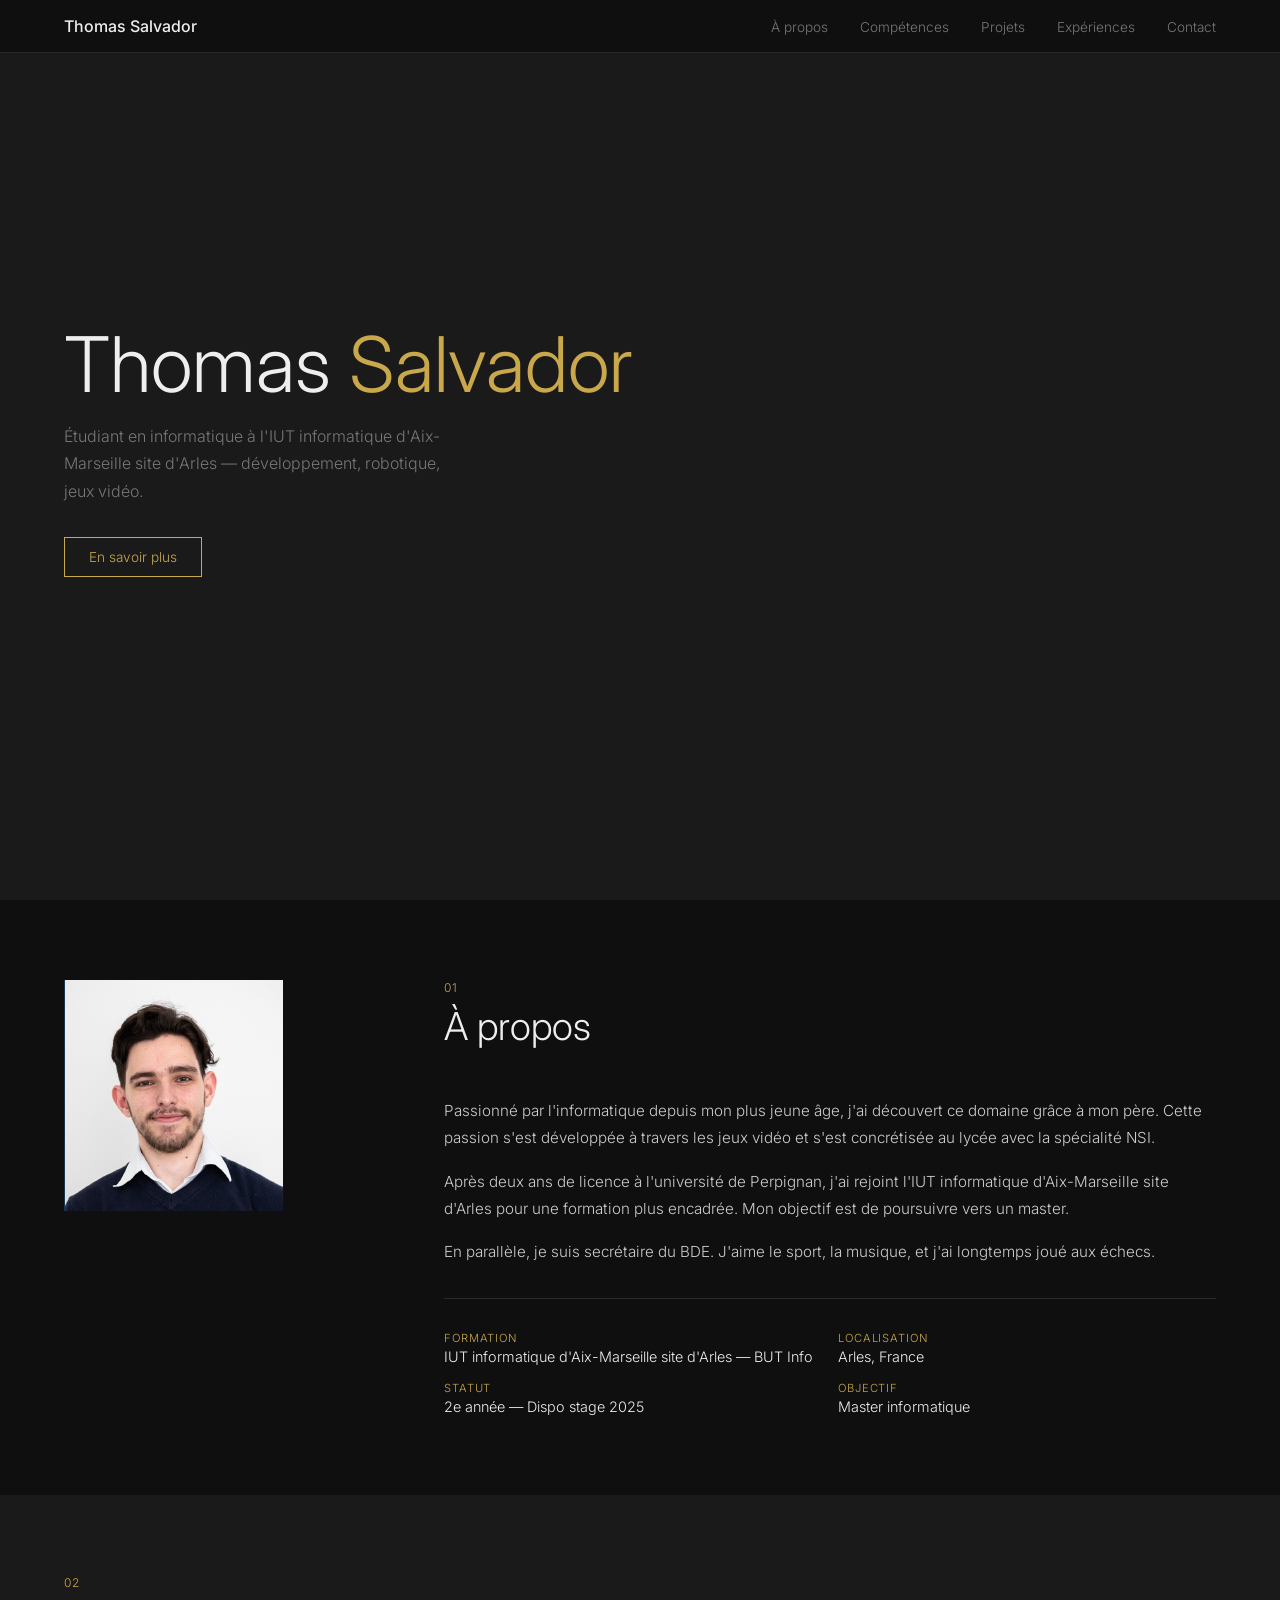
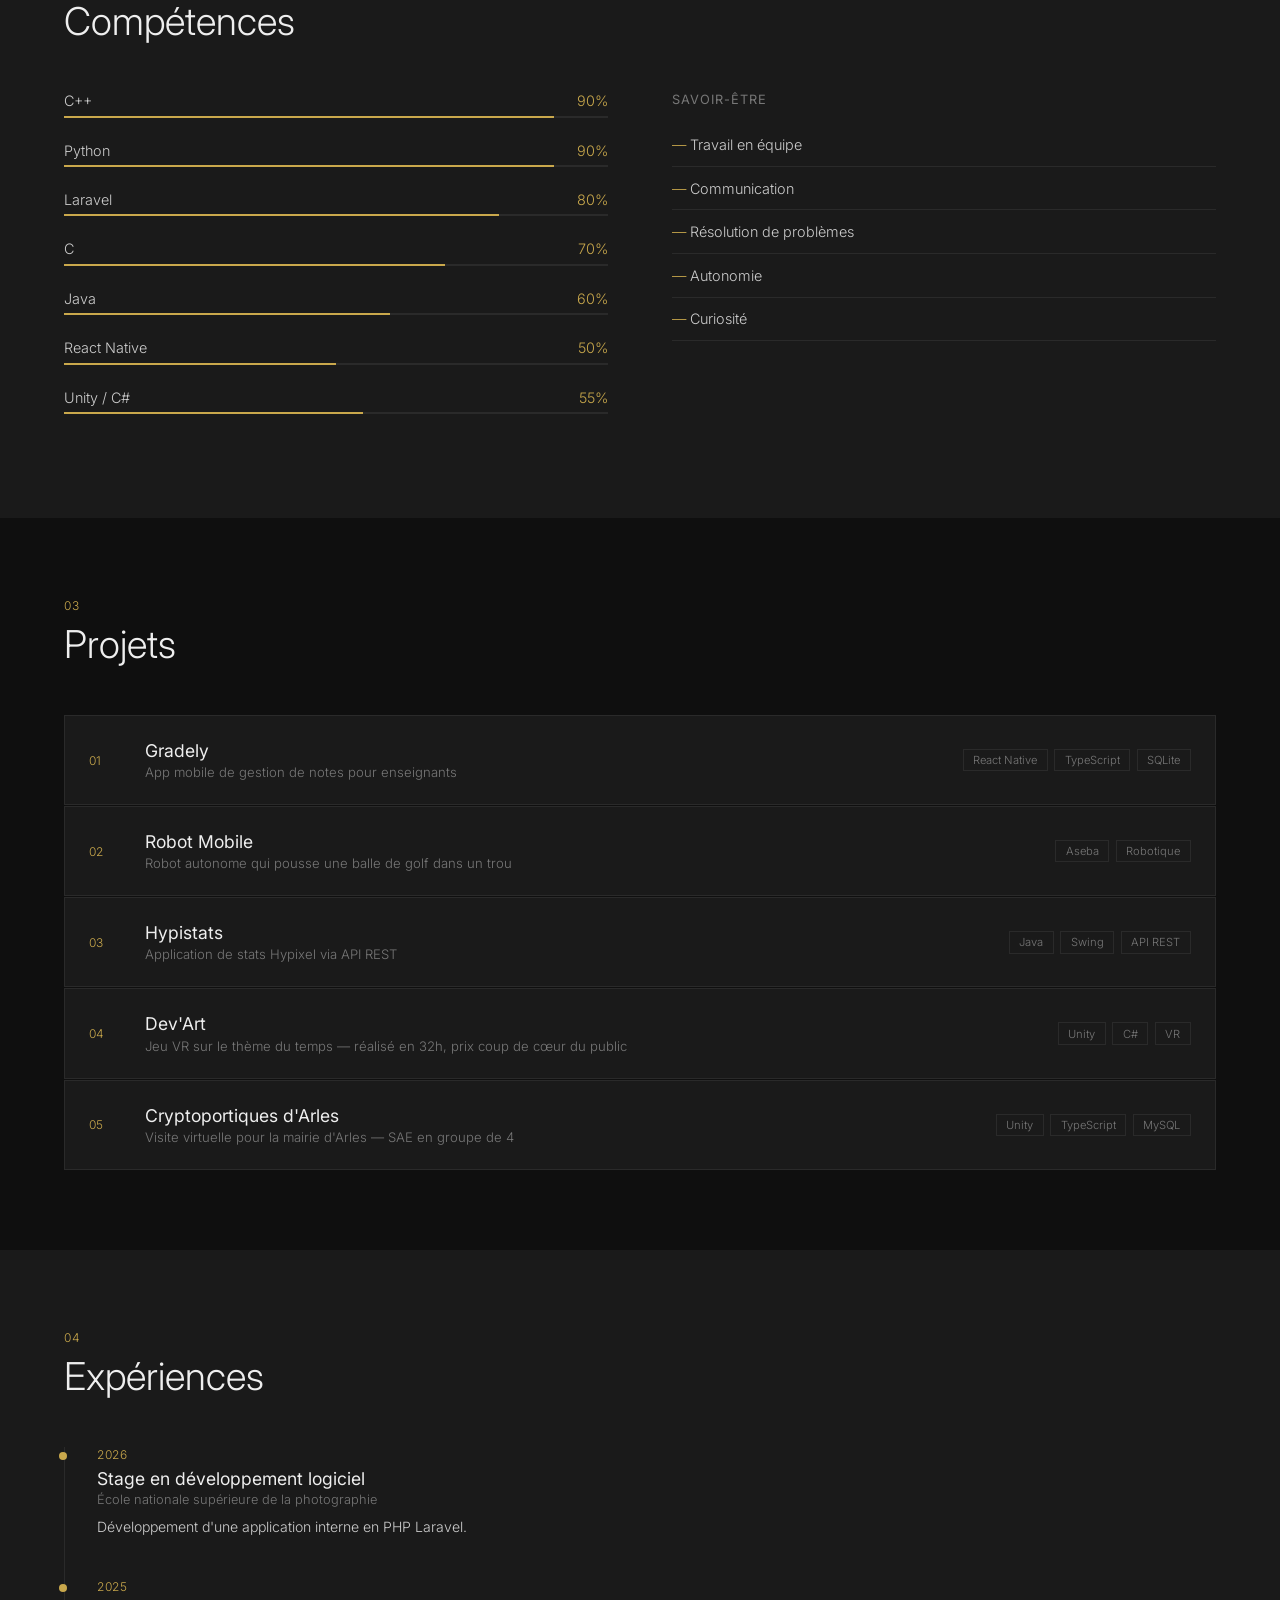
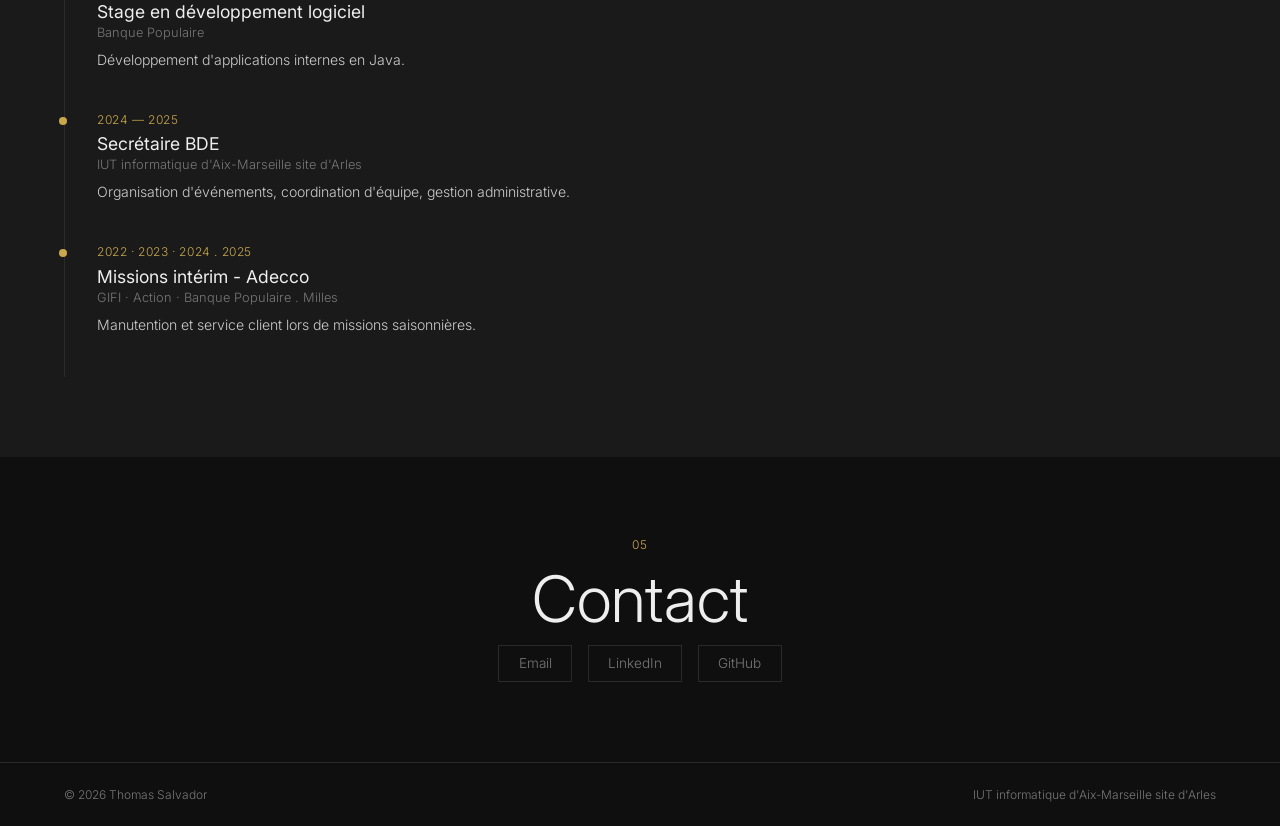
<file: index.html>
<!DOCTYPE html>
<html lang="fr">
<head>
    <meta charset="utf-8">
    <meta name="viewport" content="width=device-width, initial-scale=1.0">
    <title>Thomas Salvador — Portfolio</title>
    <link rel="preconnect" href="https://fonts.googleapis.com">
    <link href="https://fonts.googleapis.com/css2?family=Inter:wght@300;400;500;600&display=swap" rel="stylesheet">
    <link rel="stylesheet" href="index.css">
</head>
<body>

    <nav>
        <a class="nav-logo" href="#accueil">Thomas Salvador</a>
        <ul class="nav-links">
            <li><a href="#presentation">À propos</a></li>
            <li><a href="#competences">Compétences</a></li>
            <li><a href="#projets">Projets</a></li>
            <li><a href="#experiences">Expériences</a></li>
            <li><a href="#contact">Contact</a></li>
        </ul>
    </nav>

    <section class="hero" id="accueil">
        <h1>Thomas <span>Salvador</span></h1>
        <p>Étudiant en informatique à l'IUT informatique d'Aix-Marseille site d'Arles — développement, robotique, jeux vidéo.</p>
        <a class="btn" href="#presentation">En savoir plus</a>
    </section>

    <section id="presentation">
        <div>
            <img src="images/moi.png">
        </div>
        <div class="about-text">
            <div class="section-num">01</div>
            <h2>À propos</h2>
            <p>Passionné par l'informatique depuis mon plus jeune âge, j'ai découvert ce domaine grâce à mon père. Cette passion s'est développée à travers les jeux vidéo et s'est concrétisée au lycée avec la spécialité NSI.</p>
            <p>Après deux ans de licence à l'université de Perpignan, j'ai rejoint l'IUT informatique d'Aix-Marseille site d'Arles pour une formation plus encadrée. Mon objectif est de poursuivre vers un master.</p>
            <p>En parallèle, je suis secrétaire du BDE. J'aime le sport, la musique, et j'ai longtemps joué aux échecs.</p>
            <div class="about-facts">
                <div>
                    <div class="fact-label">Formation</div>
                    <div class="fact-value">IUT informatique d'Aix-Marseille site d'Arles — BUT Info</div>
                </div>
                <div>
                    <div class="fact-label">Localisation</div>
                    <div class="fact-value">Arles, France</div>
                </div>
                <div>
                    <div class="fact-label">Statut</div>
                    <div class="fact-value">2e année — Dispo stage 2025</div>
                </div>
                <div>
                    <div class="fact-label">Objectif</div>
                    <div class="fact-value">Master informatique</div>
                </div>
            </div>
        </div>
    </section>

    <section id="competences">
        <div class="section-num">02</div>
        <h2>Compétences</h2>
        <div class="skills-wrap">
            <div>
                <div class="skill-item">
                    <div class="skill-header"><span>C++</span><span class="skill-pct">90%</span></div>
                    <div class="skill-track"><div class="skill-fill" data-width="90%"></div></div>
                </div>
                <div class="skill-item">
                    <div class="skill-header"><span>Python</span><span class="skill-pct">90%</span></div>
                    <div class="skill-track"><div class="skill-fill" data-width="90%"></div></div>
                </div>
                <div class="skill-item">
                    <div class="skill-header"><span>Laravel</span><span class="skill-pct">80%</span></div>
                    <div class="skill-track"><div class="skill-fill" data-width="80%"></div></div>
                </div>
                <div class="skill-item">
                    <div class="skill-header"><span>C</span><span class="skill-pct">70%</span></div>
                    <div class="skill-track"><div class="skill-fill" data-width="70%"></div></div>
                </div>
                <div class="skill-item">
                    <div class="skill-header"><span>Java</span><span class="skill-pct">60%</span></div>
                    <div class="skill-track"><div class="skill-fill" data-width="60%"></div></div>
                </div>
                <div class="skill-item">
                    <div class="skill-header"><span>React Native</span><span class="skill-pct">50%</span></div>
                    <div class="skill-track"><div class="skill-fill" data-width="50%"></div></div>
                </div>
                <div class="skill-item">
                    <div class="skill-header"><span>Unity / C#</span><span class="skill-pct">55%</span></div>
                    <div class="skill-track"><div class="skill-fill" data-width="55%"></div></div>
                </div>
            </div>
            <div>
                <h3 style="color: var(--gray); font-size: 0.8rem; margin-bottom: 1rem; font-weight: 400; text-transform: uppercase; letter-spacing: 0.08em;">Savoir-être</h3>
                <ul class="soft-list">
                    <li>Travail en équipe</li>
                    <li>Communication</li>
                    <li>Résolution de problèmes</li>
                    <li>Autonomie</li>
                    <li>Curiosité</li>
                </ul>
            </div>
        </div>
    </section>

    <section id="projets">
        <div class="section-num">03</div>
        <h2>Projets</h2>
        <div class="projects-list">
            <a class="project-card" href="gradely.html">
                <span class="project-num">01</span>
                <div>
                    <h3>Gradely</h3>
                    <p>App mobile de gestion de notes pour enseignants</p>
                </div>
                <div class="project-tags">
                    <span class="tag">React Native</span>
                    <span class="tag">TypeScript</span>
                    <span class="tag">SQLite</span>
                </div>
            </a>
            <a class="project-card" href="robot.html">
                <span class="project-num">02</span>
                <div>
                    <h3>Robot Mobile</h3>
                    <p>Robot autonome qui pousse une balle de golf dans un trou</p>
                </div>
                <div class="project-tags">
                    <span class="tag">Aseba</span>
                    <span class="tag">Robotique</span>
                </div>
            </a>
            <a class="project-card" href="hypistats.html">
                <span class="project-num">03</span>
                <div>
                    <h3>Hypistats</h3>
                    <p>Application de stats Hypixel via API REST</p>
                </div>
                <div class="project-tags">
                    <span class="tag">Java</span>
                    <span class="tag">Swing</span>
                    <span class="tag">API REST</span>
                </div>
            </a>
            <a class="project-card" href="devart.html">
                <span class="project-num">04</span>
                <div>
                    <h3>Dev'Art</h3>
                    <p>Jeu VR sur le thème du temps — réalisé en 32h, prix coup de cœur du public</p>
                </div>
                <div class="project-tags">
                    <span class="tag">Unity</span>
                    <span class="tag">C#</span>
                    <span class="tag">VR</span>
                </div>
            </a>
            <a class="project-card" href="cryptoportiques.html">
                <span class="project-num">05</span>
                <div>
                    <h3>Cryptoportiques d'Arles</h3>
                    <p>Visite virtuelle pour la mairie d'Arles — SAE en groupe de 4</p>
                </div>
                <div class="project-tags">
                    <span class="tag">Unity</span>
                    <span class="tag">TypeScript</span>
                    <span class="tag">MySQL</span>
                </div>
            </a>
        </div>
    </section>

    <section id="experiences">
        <div class="section-num">04</div>
        <h2>Expériences</h2>
        <div class="timeline">
            <div class="timeline-item">
                <div class="timeline-date">2026</div>
                <div class="timeline-role">Stage en développement logiciel</div>
                <div class="timeline-company">École nationale supérieure de la photographie</div>
                <p class="timeline-desc">Développement d'une application interne en PHP Laravel.</p>
            </div>
            <div class="timeline-item">
                <div class="timeline-date">2025</div>
                <div class="timeline-role">Stage en développement logiciel</div>
                <div class="timeline-company">Banque Populaire</div>
                <p class="timeline-desc">Développement d'applications internes en Java.</p>
            </div>
            <div class="timeline-item">
                <div class="timeline-date">2024 — 2025</div>
                <div class="timeline-role">Secrétaire BDE</div>
                <div class="timeline-company">IUT informatique d'Aix-Marseille site d'Arles</div>
                <p class="timeline-desc">Organisation d'événements, coordination d'équipe, gestion administrative.</p>
            </div>
            <div class="timeline-item">
                <div class="timeline-date">2022 · 2023 · 2024 . 2025</div>
                <div class="timeline-role">Missions intérim - Adecco</div>
                <div class="timeline-company">GIFI · Action · Banque Populaire . Milles</div>
                <p class="timeline-desc">Manutention et service client lors de missions saisonnières.</p>
            </div>
        </div>
    </section>

    <section id="contact">
        <div class="section-num">05</div>
        <h2>Contact</h2>
        <div class="contact-links">
            <a class="contact-link" href="mailto:tomsalva2003@gmail.com">Email</a>
            <a class="contact-link" href="https://www.linkedin.com/in/thomas-salvador-489367226/" target="_blank">LinkedIn</a>
            <a class="contact-link" href="https://github.com/Tsalvador03/" target="_blank">GitHub</a>
        </div>
    </section>

    <footer>
        <p>© 2026 Thomas Salvador</p>
        <p>IUT informatique d'Aix-Marseille site d'Arles</p>
    </footer>

    <script src="main.js"></script>
</body>
</html>
</file>
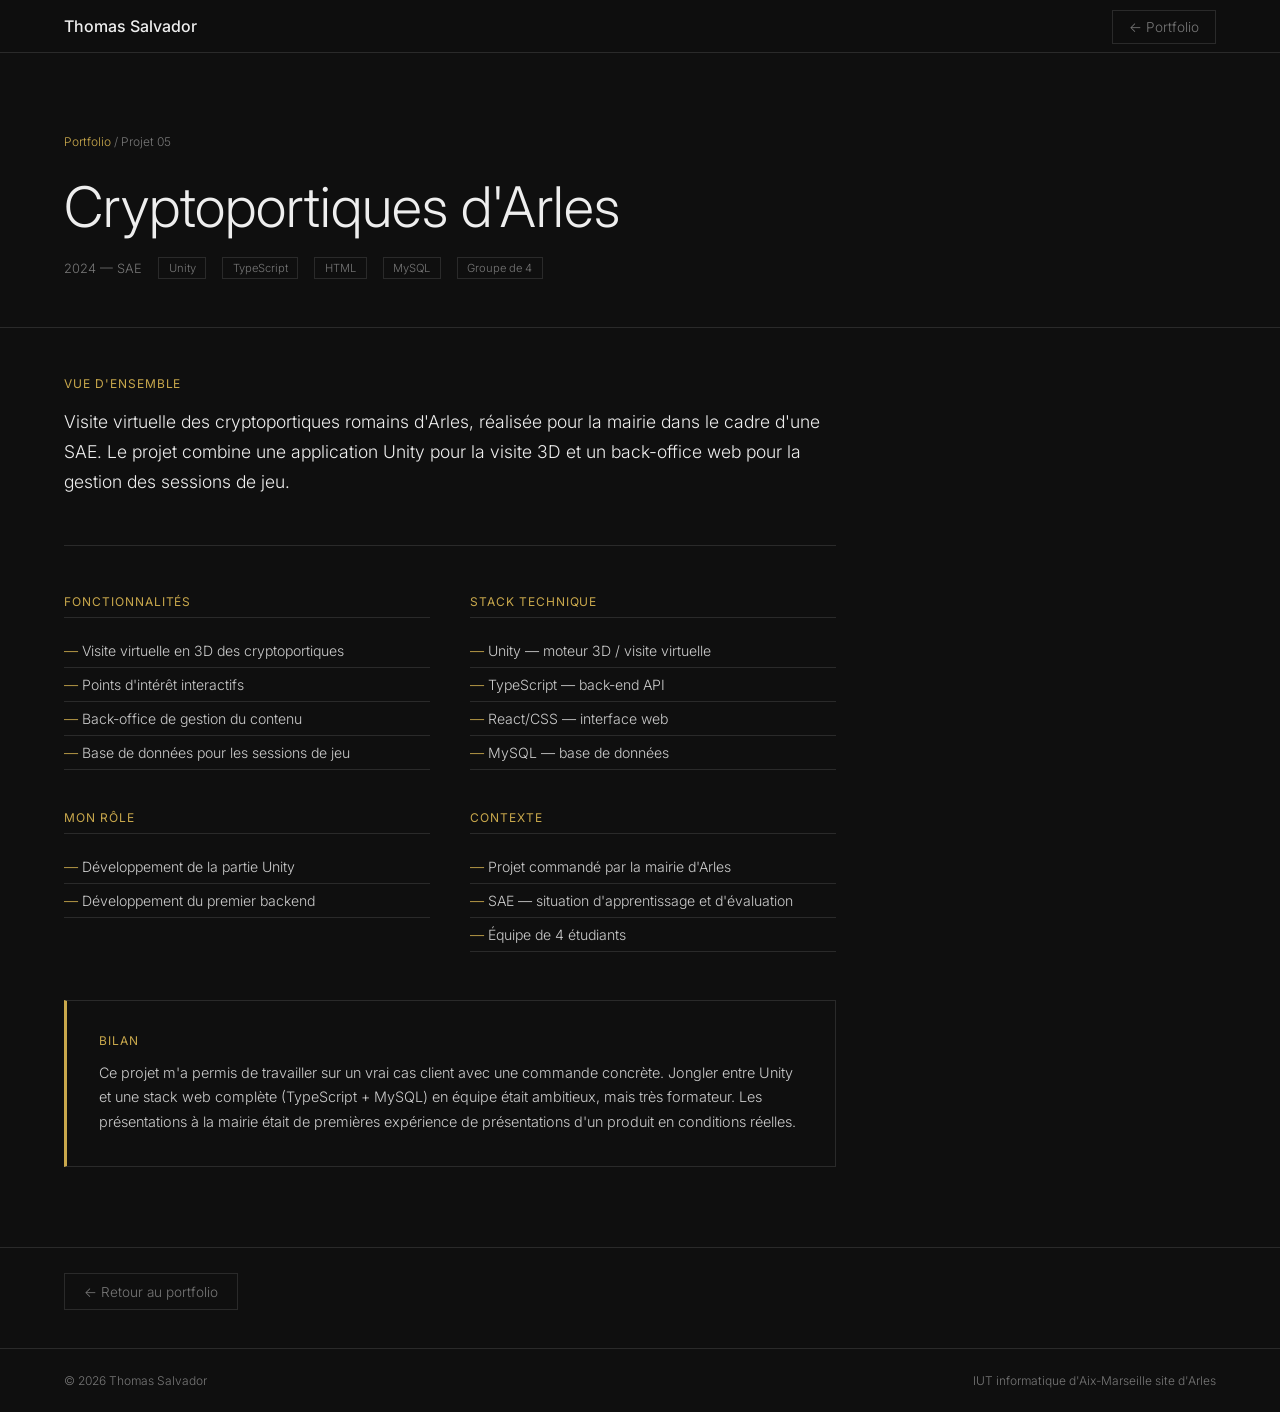
<file: cryptoportiques.html>
<!DOCTYPE html>
<html lang="fr">
<head>
    <meta charset="utf-8">
    <meta name="viewport" content="width=device-width, initial-scale=1.0">
    <title>Cryptoportiques — Thomas Salvador</title>
    <link rel="preconnect" href="https://fonts.googleapis.com">
    <link href="https://fonts.googleapis.com/css2?family=Inter:wght@300;400;500;600&display=swap" rel="stylesheet">
    <link rel="stylesheet" href="styles.css">
</head>
<body>

    <header class="top-bar">
        <h1>Thomas Salvador</h1>
        <nav>
            <a href="index.html">← Portfolio</a>
        </nav>
    </header>

    <main class="project-page">

        <section class="project-hero">
            <div class="breadcrumb"><a href="index.html">Portfolio</a> / Projet 05</div>
            <h1>Cryptoportiques d'Arles</h1>
            <div class="project-meta">
                <div class="project-date">2024 — SAE</div>
                <span class="tag">Unity</span>
                <span class="tag">TypeScript</span>
                <span class="tag">HTML</span>
                <span class="tag">MySQL</span>
                <span class="tag">Groupe de 4</span>
            </div>
        </section>

        <section class="project-content">

            <div class="project-overview">
                <h2>Vue d'ensemble</h2>
                <p>Visite virtuelle des cryptoportiques romains d'Arles, réalisée pour la mairie dans le cadre d'une SAE. Le projet combine une application Unity pour la visite 3D et un back-office web pour la gestion des sessions de jeu.</p>
            </div>

            <div class="project-details">
                <div class="detail-section">
                    <h3>Fonctionnalités</h3>
                    <ul>
                        <li>Visite virtuelle en 3D des cryptoportiques</li>
                        <li>Points d'intérêt interactifs</li>
                        <li>Back-office de gestion du contenu</li>
                        <li>Base de données pour les sessions de jeu</li>
                    </ul>
                </div>

                <div class="detail-section">
                    <h3>Stack technique</h3>
                    <ul>
                        <li>Unity — moteur 3D / visite virtuelle</li>
                        <li>TypeScript — back-end API</li>
                        <li>React/CSS — interface web</li>
                        <li>MySQL — base de données</li>
                    </ul>
                </div>

                <div class="detail-section">
                    <h3>Mon rôle</h3>
                    <ul>
                        <li>Développement de la partie Unity</li>
                        <li>Développement du premier backend</li>
                    </ul>
                </div>

                <div class="detail-section">
                    <h3>Contexte</h3>
                    <ul>
                        <li>Projet commandé par la mairie d'Arles</li>
                        <li>SAE — situation d'apprentissage et d'évaluation</li>
                        <li>Équipe de 4 étudiants</li>
                    </ul>
                </div>
            </div>

            <div class="project-conclusion">
                <h3>Bilan</h3>
                <p>Ce projet m'a permis de travailler sur un vrai cas client avec une commande concrète. Jongler entre Unity et une stack web complète (TypeScript + MySQL) en équipe était ambitieux, mais très formateur. Les présentations à la mairie était de premières expérience de présentations d'un produit en conditions réelles.</p>
            </div>

        </section>

        <div class="back-section">
            <a class="back-link" href="index.html">← Retour au portfolio</a>
        </div>

    </main>

    <footer>
        <p>© 2026 Thomas Salvador</p>
        <p>IUT informatique d'Aix-Marseille site d'Arles</p>
    </footer>

</body>
</html>
</file>
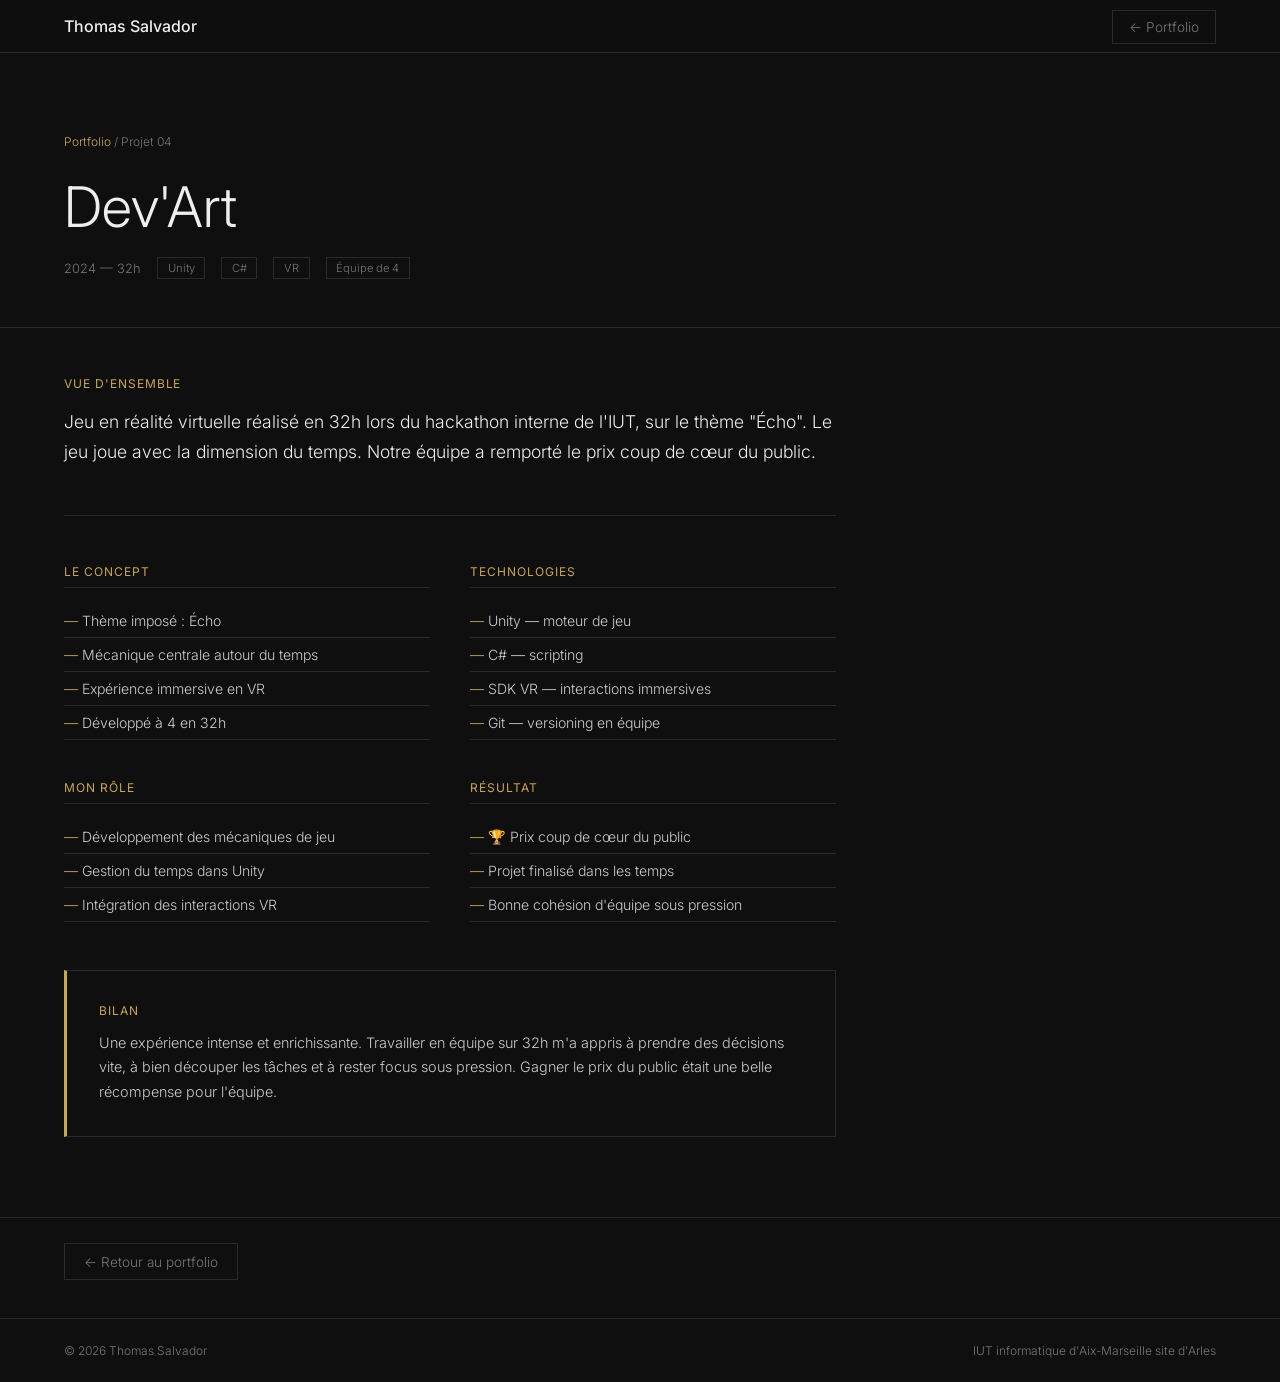
<file: devart.html>
<!DOCTYPE html>
<html lang="fr">
<head>
    <meta charset="utf-8">
    <meta name="viewport" content="width=device-width, initial-scale=1.0">
    <title>Dev'Art — Thomas Salvador</title>
    <link rel="preconnect" href="https://fonts.googleapis.com">
    <link href="https://fonts.googleapis.com/css2?family=Inter:wght@300;400;500;600&display=swap" rel="stylesheet">
    <link rel="stylesheet" href="styles.css">
</head>
<body>

    <header class="top-bar">
        <h1>Thomas Salvador</h1>
        <nav>
            <a href="index.html">← Portfolio</a>
        </nav>
    </header>

    <main class="project-page">

        <section class="project-hero">
            <div class="breadcrumb"><a href="index.html">Portfolio</a> / Projet 04</div>
            <h1>Dev'Art</h1>
            <div class="project-meta">
                <div class="project-date">2024 — 32h</div>
                <span class="tag">Unity</span>
                <span class="tag">C#</span>
                <span class="tag">VR</span>
                <span class="tag">Équipe de 4</span>
            </div>
        </section>

        <section class="project-content">

            <div class="project-overview">
                <h2>Vue d'ensemble</h2>
                <p>Jeu en réalité virtuelle réalisé en 32h lors du hackathon interne de l'IUT, sur le thème "Écho". Le jeu joue avec la dimension du temps. Notre équipe a remporté le prix coup de cœur du public.</p>
            </div>

            <div class="project-details">
                <div class="detail-section">
                    <h3>Le concept</h3>
                    <ul>
                        <li>Thème imposé : Écho</li>
                        <li>Mécanique centrale autour du temps</li>
                        <li>Expérience immersive en VR</li>
                        <li>Développé à 4 en 32h</li>
                    </ul>
                </div>

                <div class="detail-section">
                    <h3>Technologies</h3>
                    <ul>
                        <li>Unity — moteur de jeu</li>
                        <li>C# — scripting</li>
                        <li>SDK VR — interactions immersives</li>
                        <li>Git — versioning en équipe</li>
                    </ul>
                </div>

                <div class="detail-section">
                    <h3>Mon rôle</h3>
                    <ul>
                        <li>Développement des mécaniques de jeu</li>
                        <li>Gestion du temps dans Unity</li>
                        <li>Intégration des interactions VR</li>
                    </ul>
                </div>

                <div class="detail-section">
                    <h3>Résultat</h3>
                    <ul>
                        <li>🏆 Prix coup de cœur du public</li>
                        <li>Projet finalisé dans les temps</li>
                        <li>Bonne cohésion d'équipe sous pression</li>
                    </ul>
                </div>
            </div>

            <div class="project-conclusion">
                <h3>Bilan</h3>
                <p>Une expérience intense et enrichissante. Travailler en équipe sur 32h m'a appris à prendre des décisions vite, à bien découper les tâches et à rester focus sous pression. Gagner le prix du public était une belle récompense pour l'équipe.</p>
            </div>

        </section>

        <div class="back-section">
            <a class="back-link" href="index.html">← Retour au portfolio</a>
        </div>

    </main>

    <footer>
        <p>© 2026 Thomas Salvador</p>
        <p>IUT informatique d'Aix-Marseille site d'Arles</p>
    </footer>

</body>
</html>
</file>
<file: index.css>
@import url('https://fonts.googleapis.com/css2?family=Inter:wght@300;400;500;600&display=swap');

* {
    margin: 0;
    padding: 0;
    box-sizing: border-box;
}

:root {
    --bg: #0f0f0f;
    --bg2: #1a1a1a;
    --border: #2a2a2a;
    --text: #ccc;
    --white: #eee;
    --gold: #c9a84c;
    --gray: #777;
}

html { scroll-behavior: smooth; }

body {
    font-family: 'Inter', sans-serif;
    background: var(--bg);
    color: var(--text);
    font-weight: 300;
}

/* NAV */
nav {
    position: fixed;
    top: 0; left: 0; right: 0;
    z-index: 99;
    display: flex;
    justify-content: space-between;
    align-items: center;
    padding: 1rem 5%;
    background: rgba(15,15,15,0.9);
    backdrop-filter: blur(8px);
    border-bottom: 1px solid var(--border);
}

.nav-logo {
    font-size: 1rem;
    font-weight: 500;
    color: var(--white);
    text-decoration: none;
}

.nav-links {
    list-style: none;
    display: flex;
    gap: 2rem;
}

.nav-links a {
    font-size: 0.85rem;
    color: var(--gray);
    text-decoration: none;
    transition: color 0.2s;
}

.nav-links a:hover { color: var(--gold); }

/* HERO */
.hero {
    min-height: 100vh;
    display: flex;
    flex-direction: column;
    justify-content: center;
    padding: 0 5%;
}

.hero h1 {
    font-size: clamp(2.5rem, 6vw, 5rem);
    font-weight: 300;
    color: var(--white);
    line-height: 1.1;
    margin-bottom: 1rem;
}

.hero h1 span { color: var(--gold); }

.hero p {
    font-size: 1rem;
    color: var(--gray);
    max-width: 400px;
    line-height: 1.7;
    margin-bottom: 2rem;
}

.btn {
    display: inline-block;
    padding: 0.7rem 1.5rem;
    border: 1px solid var(--gold);
    color: var(--gold);
    text-decoration: none;
    font-size: 0.85rem;
    transition: all 0.2s;
    width: fit-content;
}

.btn:hover {
    background: var(--gold);
    color: #000;
}

/* SECTIONS */
section {
    padding: 5rem 5%;
}

section:nth-child(even) {
    background: var(--bg2);
}

.section-num {
    font-size: 0.75rem;
    color: var(--gold);
    letter-spacing: 0.1em;
    margin-bottom: 0.5rem;
}

h2 {
    font-size: clamp(1.8rem, 3vw, 2.5rem);
    font-weight: 300;
    color: var(--white);
    margin-bottom: 3rem;
}

/* ABOUT */
#presentation {
    display: grid;
    grid-template-columns: 300px 1fr;
    gap: 5rem;
    align-items: start;
}

.about-img {
    width: 100%;
    aspect-ratio: 3/4;
    object-fit: cover;
    border: 1px solid var(--border);
}

.about-img-placeholder {
    width: 100%;
    aspect-ratio: 3/4;
    background: var(--bg2);
    border: 1px solid var(--border);
    display: flex;
    align-items: center;
    justify-content: center;
    color: var(--gray);
    font-size: 0.8rem;
}

.about-text p {
    font-size: 0.95rem;
    line-height: 1.8;
    margin-bottom: 1rem;
    color: var(--text);
}

.about-facts {
    display: grid;
    grid-template-columns: 1fr 1fr;
    gap: 1rem;
    margin-top: 2rem;
    padding-top: 2rem;
    border-top: 1px solid var(--border);
}

.fact-label {
    font-size: 0.7rem;
    color: var(--gold);
    text-transform: uppercase;
    letter-spacing: 0.08em;
    margin-bottom: 0.2rem;
}

.fact-value {
    font-size: 0.9rem;
    color: var(--white);
}

/* SKILLS */
.skills-wrap {
    display: grid;
    grid-template-columns: 1fr 1fr;
    gap: 4rem;
}

.skill-item {
    margin-bottom: 1.5rem;
}

.skill-header {
    display: flex;
    justify-content: space-between;
    margin-bottom: 0.4rem;
    font-size: 0.9rem;
}

.skill-pct { color: var(--gold); }

.skill-track {
    height: 2px;
    background: var(--border);
}

.skill-fill {
    height: 100%;
    width: 0;
    background: var(--gold);
    transition: width 1s ease;
}

.soft-list {
    list-style: none;
}

.soft-list li {
    padding: 0.8rem 0;
    border-bottom: 1px solid var(--border);
    font-size: 0.9rem;
    color: var(--text);
}

.soft-list li::before {
    content: '— ';
    color: var(--gold);
}

/* PROJECTS */
.projects-list {
    display: flex;
    flex-direction: column;
    gap: 1px;
}

.project-card {
    display: grid;
    grid-template-columns: 2rem 1fr auto;
    align-items: center;
    gap: 1.5rem;
    padding: 1.5rem;
    background: var(--bg2);
    border: 1px solid var(--border);
    text-decoration: none;
    color: inherit;
    transition: border-color 0.2s;
}

.project-card:hover {
    border-color: var(--gold);
}

.project-num {
    font-size: 0.75rem;
    color: var(--gold);
}

.project-card h3 {
    font-size: 1.1rem;
    font-weight: 400;
    color: var(--white);
    margin-bottom: 0.2rem;
}

.project-card p {
    font-size: 0.82rem;
    color: var(--gray);
}

.project-tags {
    display: flex;
    gap: 0.4rem;
    flex-wrap: wrap;
}

.tag {
    font-size: 0.7rem;
    padding: 0.2rem 0.6rem;
    border: 1px solid var(--border);
    color: var(--gray);
}

/* TIMELINE */
.timeline {
    border-left: 1px solid var(--border);
    padding-left: 2rem;
}

.timeline-item {
    position: relative;
    padding-bottom: 2.5rem;
}

.timeline-item::before {
    content: '';
    position: absolute;
    left: -2.4rem;
    top: 0.3rem;
    width: 8px;
    height: 8px;
    background: var(--gold);
    border-radius: 50%;
}

.timeline-date {
    font-size: 0.75rem;
    color: var(--gold);
    margin-bottom: 0.4rem;
    letter-spacing: 0.05em;
}

.timeline-role {
    font-size: 1.1rem;
    color: var(--white);
    font-weight: 400;
    margin-bottom: 0.2rem;
}

.timeline-company {
    font-size: 0.8rem;
    color: var(--gray);
    margin-bottom: 0.5rem;
}

.timeline-desc {
    font-size: 0.88rem;
    color: var(--text);
    line-height: 1.7;
    max-width: 500px;
}

/* CONTACT */
#contact {
    text-align: center;
}

#contact h2 {
    font-size: clamp(2rem, 5vw, 4rem);
    margin-bottom: 0.5rem;
}

#contact p {
    color: var(--gray);
    margin-bottom: 2rem;
    font-size: 0.9rem;
}

.contact-links {
    display: flex;
    justify-content: center;
    gap: 1rem;
    flex-wrap: wrap;
}

.contact-link {
    font-size: 0.85rem;
    color: var(--gray);
    text-decoration: none;
    padding: 0.6rem 1.2rem;
    border: 1px solid var(--border);
    transition: all 0.2s;
}

.contact-link:hover {
    border-color: var(--gold);
    color: var(--gold);
}

/* FOOTER */
footer {
    padding: 1.5rem 5%;
    border-top: 1px solid var(--border);
    display: flex;
    justify-content: space-between;
    font-size: 0.75rem;
    color: var(--gray);
}

/* REVEAL */
.reveal {
    opacity: 0;
    transform: translateY(20px);
    transition: opacity 0.6s, transform 0.6s;
}

.reveal.visible {
    opacity: 1;
    transform: none;
}

/* RESPONSIVE */
@media (max-width: 800px) {
    #presentation {
        grid-template-columns: 1fr;
        gap: 2rem;
    }

    .about-img-placeholder { aspect-ratio: 16/9; }

    .skills-wrap { grid-template-columns: 1fr; gap: 2rem; }

    .project-card { grid-template-columns: 2rem 1fr; }
    .project-tags { display: none; }

    .nav-links { display: none; }

    footer { flex-direction: column; gap: 0.3rem; }
}
</file>
<file: styles.css>
@import url('https://fonts.googleapis.com/css2?family=Inter:wght@300;400;500;600&display=swap');

* { margin: 0; padding: 0; box-sizing: border-box; }

:root {
    --bg: #0f0f0f;
    --bg2: #1a1a1a;
    --border: #2a2a2a;
    --text: #ccc;
    --white: #eee;
    --gold: #c9a84c;
    --gray: #777;
}

body {
    font-family: 'Inter', sans-serif;
    background: var(--bg);
    color: var(--text);
    font-weight: 300;
}

/* NAV */
.top-bar {
    position: fixed;
    top: 0; left: 0; right: 0;
    z-index: 99;
    display: flex;
    justify-content: space-between;
    align-items: center;
    padding: 1rem 5%;
    background: rgba(15,15,15,0.9);
    backdrop-filter: blur(8px);
    border-bottom: 1px solid var(--border);
}

.top-bar h1 {
    font-size: 1rem;
    font-weight: 500;
    color: var(--white);
}

.top-bar nav a {
    font-size: 0.85rem;
    color: var(--gray);
    text-decoration: none;
    padding: 0.5rem 1rem;
    border: 1px solid var(--border);
    transition: all 0.2s;
}

.top-bar nav a:hover {
    border-color: var(--gold);
    color: var(--gold);
}

/* PAGE PROJET */
.project-page {
    padding-top: 70px;
}

.project-hero {
    padding: 4rem 5% 3rem;
    border-bottom: 1px solid var(--border);
}

.breadcrumb {
    font-size: 0.75rem;
    color: var(--gray);
    margin-bottom: 1.5rem;
}

.breadcrumb a {
    color: var(--gold);
    text-decoration: none;
}

.project-hero h1 {
    font-size: clamp(2rem, 5vw, 3.5rem);
    font-weight: 300;
    color: var(--white);
    margin-bottom: 1rem;
}

.project-meta {
    display: flex;
    align-items: center;
    gap: 1rem;
    flex-wrap: wrap;
}

.project-date {
    font-size: 0.8rem;
    color: var(--gray);
}

.tag {
    font-size: 0.7rem;
    padding: 0.2rem 0.6rem;
    border: 1px solid var(--border);
    color: var(--gray);
}

.project-banner {
    width: 100%;
    height: 280px;
    object-fit: cover;
    border: 1px solid var(--border);
    margin-top: 2rem;
}

.project-banner-placeholder {
    width: 100%;
    height: 280px;
    background: var(--bg2);
    border: 1px solid var(--border);
    display: flex;
    align-items: center;
    justify-content: center;
    color: var(--gray);
    font-size: 0.8rem;
    margin-top: 2rem;
}

/* CONTENU */
.project-content {
    padding: 3rem 5%;
    max-width: 900px;
}

.project-overview {
    margin-bottom: 3rem;
    padding-bottom: 3rem;
    border-bottom: 1px solid var(--border);
}

.project-overview h2 {
    font-size: 0.75rem;
    color: var(--gold);
    text-transform: uppercase;
    letter-spacing: 0.08em;
    font-weight: 400;
    margin-bottom: 1rem;
}

.project-overview p {
    font-size: 1.1rem;
    color: var(--white);
    font-weight: 300;
    line-height: 1.7;
}

.project-details {
    display: grid;
    grid-template-columns: 1fr 1fr;
    gap: 2.5rem;
    margin-bottom: 3rem;
}

.detail-section h3 {
    font-size: 0.75rem;
    color: var(--gold);
    text-transform: uppercase;
    letter-spacing: 0.08em;
    font-weight: 400;
    margin-bottom: 1rem;
    padding-bottom: 0.5rem;
    border-bottom: 1px solid var(--border);
}

.detail-section ul {
    list-style: none;
}

.detail-section ul li {
    font-size: 0.88rem;
    color: var(--text);
    padding: 0.5rem 0;
    border-bottom: 1px solid var(--border);
}

.detail-section ul li::before {
    content: '— ';
    color: var(--gold);
}

.detail-section p {
    font-size: 0.88rem;
    line-height: 1.7;
    color: var(--text);
}

/* GALERIE */
.project-gallery {
    margin-bottom: 3rem;
}

.project-gallery h3 {
    font-size: 0.75rem;
    color: var(--gold);
    text-transform: uppercase;
    letter-spacing: 0.08em;
    font-weight: 400;
    margin-bottom: 1.5rem;
}

.gallery-grid {
    display: grid;
    grid-template-columns: repeat(auto-fit, minmax(250px, 1fr));
    gap: 1rem;
}

.gallery-grid img {
    width: 100%;
    border: 1px solid var(--border);
    transition: opacity 0.2s;
}

.gallery-grid img:hover { opacity: 0.85; }

/* CONCLUSION */
.project-conclusion {
    padding: 2rem;
    border: 1px solid var(--border);
    border-left: 3px solid var(--gold);
    margin-bottom: 2rem;
}

.project-conclusion h3 {
    font-size: 0.75rem;
    color: var(--gold);
    text-transform: uppercase;
    letter-spacing: 0.08em;
    font-weight: 400;
    margin-bottom: 0.8rem;
}

.project-conclusion p {
    font-size: 0.9rem;
    line-height: 1.7;
    color: var(--text);
}

/* RETOUR */
.back-section {
    padding: 2rem 5% 3rem;
    border-top: 1px solid var(--border);
}

.back-link {
    font-size: 0.85rem;
    color: var(--gray);
    text-decoration: none;
    padding: 0.6rem 1.2rem;
    border: 1px solid var(--border);
    transition: all 0.2s;
}

.back-link:hover {
    border-color: var(--gold);
    color: var(--gold);
}

/* FOOTER */
footer {
    padding: 1.5rem 5%;
    border-top: 1px solid var(--border);
    display: flex;
    justify-content: space-between;
    font-size: 0.75rem;
    color: var(--gray);
}

/* RESPONSIVE */
@media (max-width: 700px) {
    .project-details { grid-template-columns: 1fr; }
    footer { flex-direction: column; gap: 0.3rem; }
}
</file>
